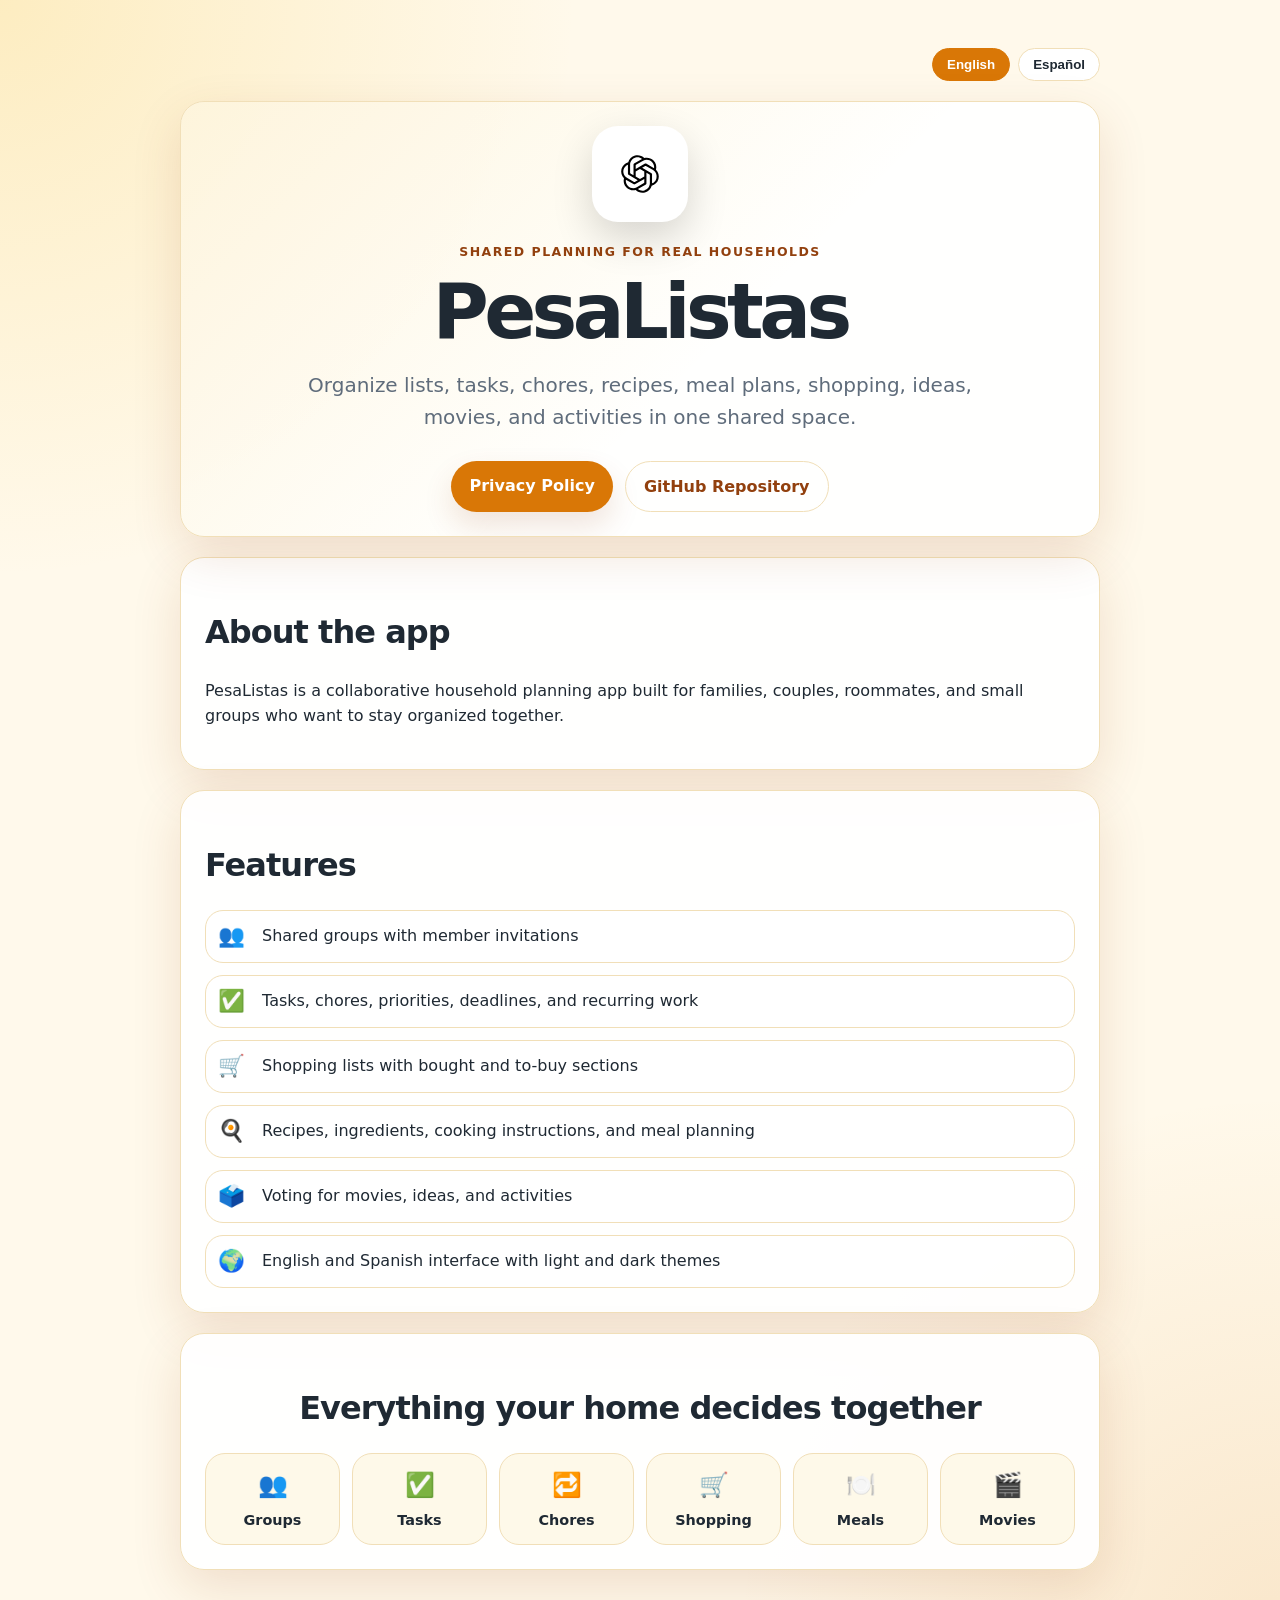
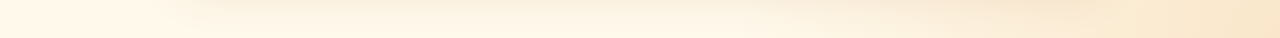
<file: website/index.html>
<!doctype html>
<html lang="en">
<head>
  <meta charset="utf-8" />
  <meta name="viewport" content="width=device-width, initial-scale=1" />
  <title>PesaListas</title>
  <meta
    name="description"
    content="Organize shared household lists, tasks, chores, recipes, meal plans, shopping, ideas, movies, and activities with PesaListas."
  />
  <meta name="theme-color" content="#f7c948" />
  <meta property="og:title" content="PesaListas" />
  <meta
    property="og:description"
    content="A shared household planning app for lists, chores, shopping, recipes, meals, ideas, movies, and activities."
  />
  <meta property="og:type" content="website" />
  <link rel="icon" href="assets/icon/app_icon.svg" />
  <link rel="stylesheet" href="styles.css" />
</head>
<body>
  <main class="page">
    <div class="language-switcher" aria-label="Language selector">
      <button type="button" data-lang-button="en">English</button>
      <button type="button" data-lang-button="es">Español</button>
    </div>

    <section class="hero card">
      <img class="app-icon" src="assets/icon/app_icon.svg" alt="PesaListas app icon" />
      <p class="eyebrow" data-i18n="eyebrow">Shared planning for real households</p>
      <h1>PesaListas</h1>

      <p class="subtitle" data-i18n="subtitle">
        Organize lists, tasks, chores, recipes, meal plans, shopping, ideas, movies, and activities in one shared space.
      </p>

      <div class="actions">
        <a class="button" href="privacy.html" data-i18n="privacyLink">Privacy Policy</a>
        <a class="button secondary" href="https://github.com/jotask/PesaListas" data-i18n="githubLink">GitHub Repository</a>
      </div>
    </section>

    <section class="card">
      <h2 data-i18n="aboutTitle">About the app</h2>
      <p data-i18n="aboutText">
        PesaListas is a collaborative household planning app built for families, couples, roommates, and small groups who want to stay organized together.
      </p>
    </section>

    <section class="card">
      <h2 data-i18n="featuresTitle">Features</h2>
      <ul class="icon-list">
        <li><span aria-hidden="true">👥</span><span data-i18n="featureGroups">Shared groups with member invitations</span></li>
        <li><span aria-hidden="true">✅</span><span data-i18n="featureTasks">Tasks, chores, priorities, deadlines, and recurring work</span></li>
        <li><span aria-hidden="true">🛒</span><span data-i18n="featureShopping">Shopping lists with bought and to-buy sections</span></li>
        <li><span aria-hidden="true">🍳</span><span data-i18n="featureRecipes">Recipes, ingredients, cooking instructions, and meal planning</span></li>
        <li><span aria-hidden="true">🗳️</span><span data-i18n="featureVoting">Voting for movies, ideas, and activities</span></li>
        <li><span aria-hidden="true">🌍</span><span data-i18n="featureLanguage">English and Spanish interface with light and dark themes</span></li>
      </ul>
    </section>

    <section class="card showcase">
      <h2 data-i18n="organizedTitle">Everything your home decides together</h2>
      <div class="mini-grid" aria-label="PesaListas use cases">
        <div><strong>👥</strong><span data-i18n="miniGroups">Groups</span></div>
        <div><strong>✅</strong><span data-i18n="miniTasks">Tasks</span></div>
        <div><strong>🔁</strong><span data-i18n="miniChores">Chores</span></div>
        <div><strong>🛒</strong><span data-i18n="miniShopping">Shopping</span></div>
        <div><strong>🍽️</strong><span data-i18n="miniMeals">Meals</span></div>
        <div><strong>🎬</strong><span data-i18n="miniMovies">Movies</span></div>
      </div>
    </section>
  </main>

  <script>
    const translations = {
      en: {
        pageTitle: "PesaListas",
        metaDescription:
          "Organize shared household lists, tasks, chores, recipes, meal plans, shopping, ideas, movies, and activities with PesaListas.",
        eyebrow: "Shared planning for real households",
        subtitle:
          "Organize lists, tasks, chores, recipes, meal plans, shopping, ideas, movies, and activities in one shared space.",
        privacyLink: "Privacy Policy",
        githubLink: "GitHub Repository",
        aboutTitle: "About the app",
        aboutText:
          "PesaListas is a collaborative household planning app built for families, couples, roommates, and small groups who want to stay organized together.",
        featuresTitle: "Features",
        featureGroups: "Shared groups with member invitations",
        featureTasks: "Tasks, chores, priorities, deadlines, and recurring work",
        featureShopping: "Shopping lists with bought and to-buy sections",
        featureRecipes: "Recipes, ingredients, cooking instructions, and meal planning",
        featureVoting: "Voting for movies, ideas, and activities",
        featureLanguage: "English and Spanish interface with light and dark themes",
        organizedTitle: "Everything your home decides together",
        miniGroups: "Groups",
        miniTasks: "Tasks",
        miniChores: "Chores",
        miniShopping: "Shopping",
        miniMeals: "Meals",
        miniMovies: "Movies"
      },
      es: {
        pageTitle: "PesaListas",
        metaDescription:
          "Organiza listas, tareas, rutinas, recetas, comidas, compra, ideas, películas y actividades compartidas con PesaListas.",
        eyebrow: "Planificación compartida para hogares reales",
        subtitle:
          "Organiza listas, tareas, rutinas, recetas, comidas, compra, ideas, películas y actividades en un único espacio compartido.",
        privacyLink: "Política de privacidad",
        githubLink: "Repositorio de GitHub",
        aboutTitle: "Sobre la aplicación",
        aboutText:
          "PesaListas es una aplicación colaborativa de organización del hogar para familias, parejas, compañeros de piso y grupos pequeños que quieren organizarse juntos.",
        featuresTitle: "Funciones",
        featureGroups: "Grupos compartidos con invitaciones a miembros",
        featureTasks: "Tareas, rutinas, prioridades, fechas límite y trabajos recurrentes",
        featureShopping: "Listas de la compra con secciones de pendiente y comprado",
        featureRecipes: "Recetas, ingredientes, instrucciones de cocina y planificación de comidas",
        featureVoting: "Votaciones para películas, ideas y actividades",
        featureLanguage: "Interfaz en español e inglés con tema claro y oscuro",
        organizedTitle: "Todo lo que tu hogar decide en común",
        miniGroups: "Grupos",
        miniTasks: "Tareas",
        miniChores: "Rutinas",
        miniShopping: "Compra",
        miniMeals: "Comidas",
        miniMovies: "Películas"
      }
    };

    function getInitialLanguage() {
      const params = new URLSearchParams(window.location.search);
      const urlLang = params.get("lang");

      if (urlLang === "en" || urlLang === "es") {
        return urlLang;
      }

      const savedLang = localStorage.getItem("pesalistas-language");

      if (savedLang === "en" || savedLang === "es") {
        return savedLang;
      }

      return navigator.language.startsWith("es") ? "es" : "en";
    }

    function setLanguage(lang) {
      const text = translations[lang];

      document.documentElement.lang = lang;
      document.title = text.pageTitle;

      const metaDescription = document.querySelector('meta[name="description"]');
      if (metaDescription) {
        metaDescription.setAttribute("content", text.metaDescription);
      }

      document.querySelectorAll("[data-i18n]").forEach((element) => {
        const key = element.getAttribute("data-i18n");
        element.textContent = text[key];
      });

      document.querySelectorAll("[data-lang-button]").forEach((button) => {
        const isActive = button.getAttribute("data-lang-button") === lang;
        button.classList.toggle("active", isActive);
        button.setAttribute("aria-pressed", String(isActive));
      });

      localStorage.setItem("pesalistas-language", lang);

      const url = new URL(window.location.href);
      url.searchParams.set("lang", lang);
      window.history.replaceState({}, "", url);
    }

    document.querySelectorAll("[data-lang-button]").forEach((button) => {
      button.addEventListener("click", () => {
        setLanguage(button.getAttribute("data-lang-button"));
      });
    });

    setLanguage(getInitialLanguage());
  </script>
</body>
</html>
</file>
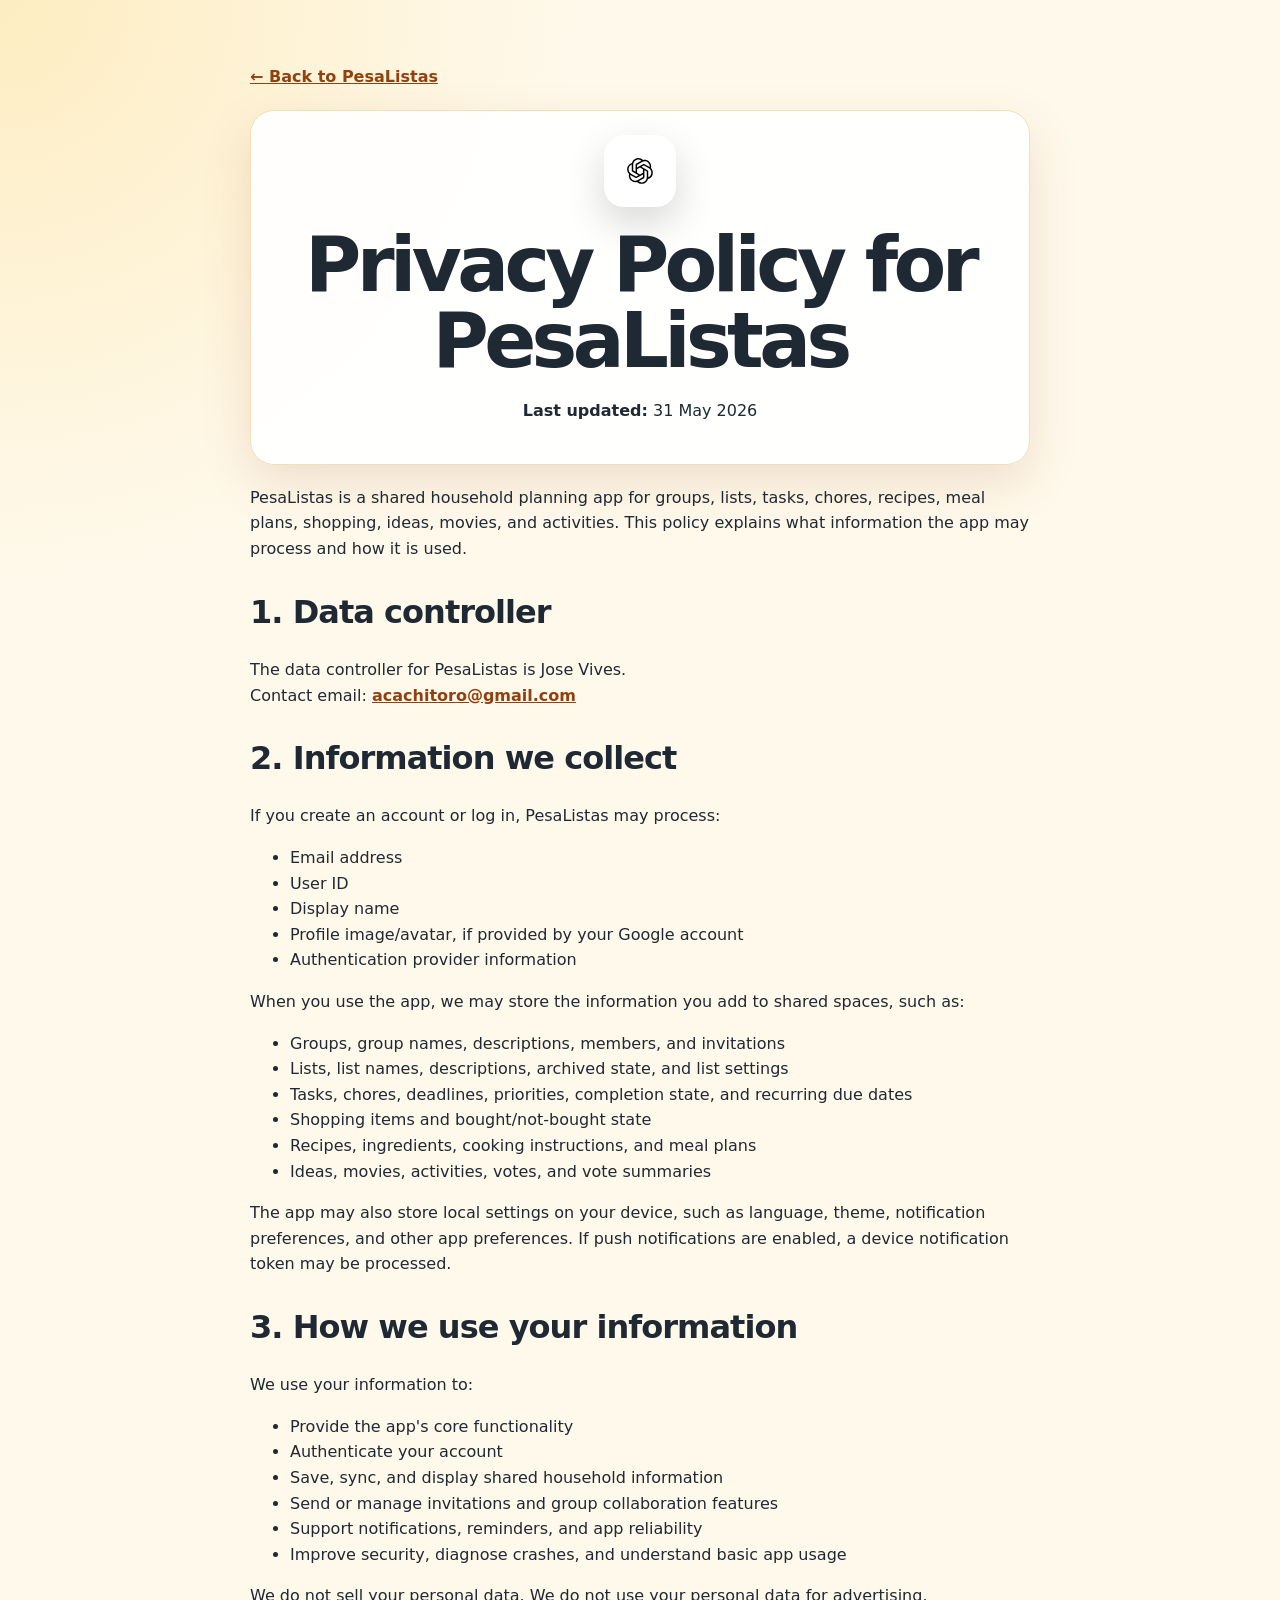
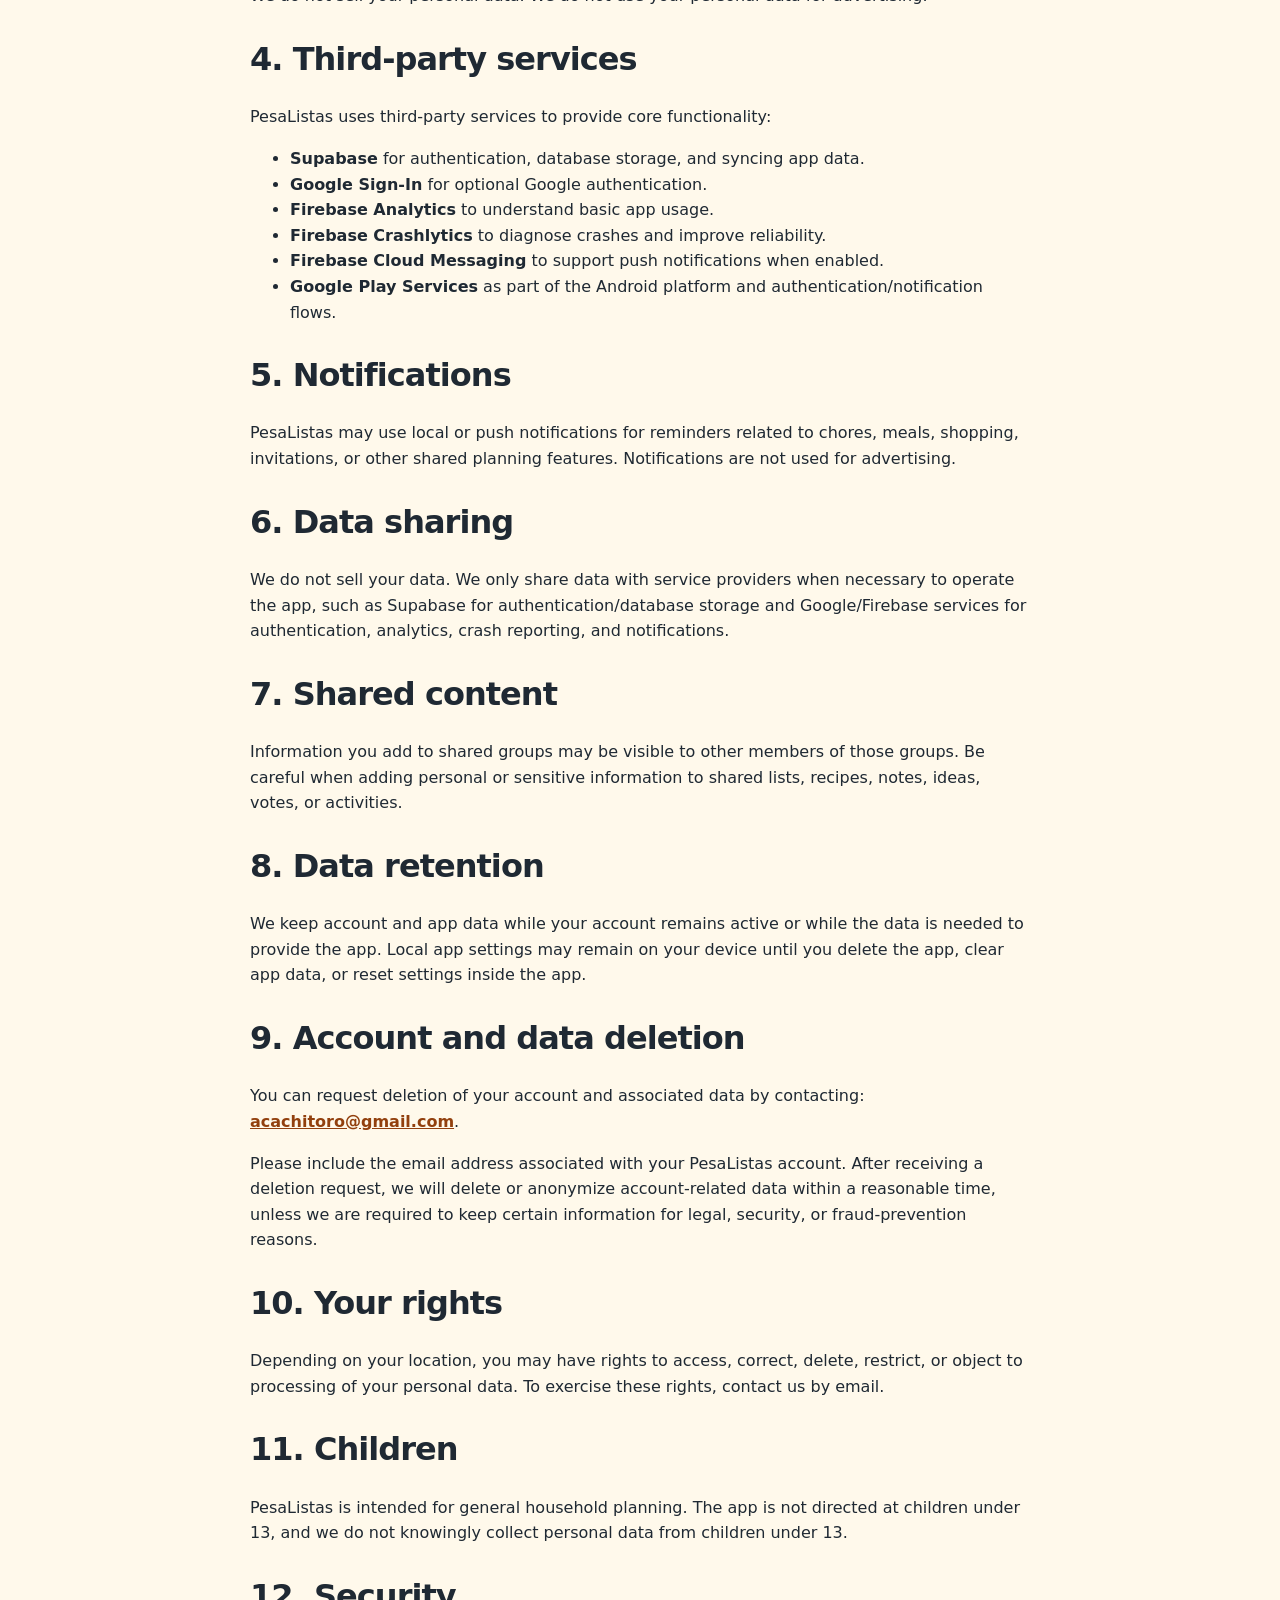
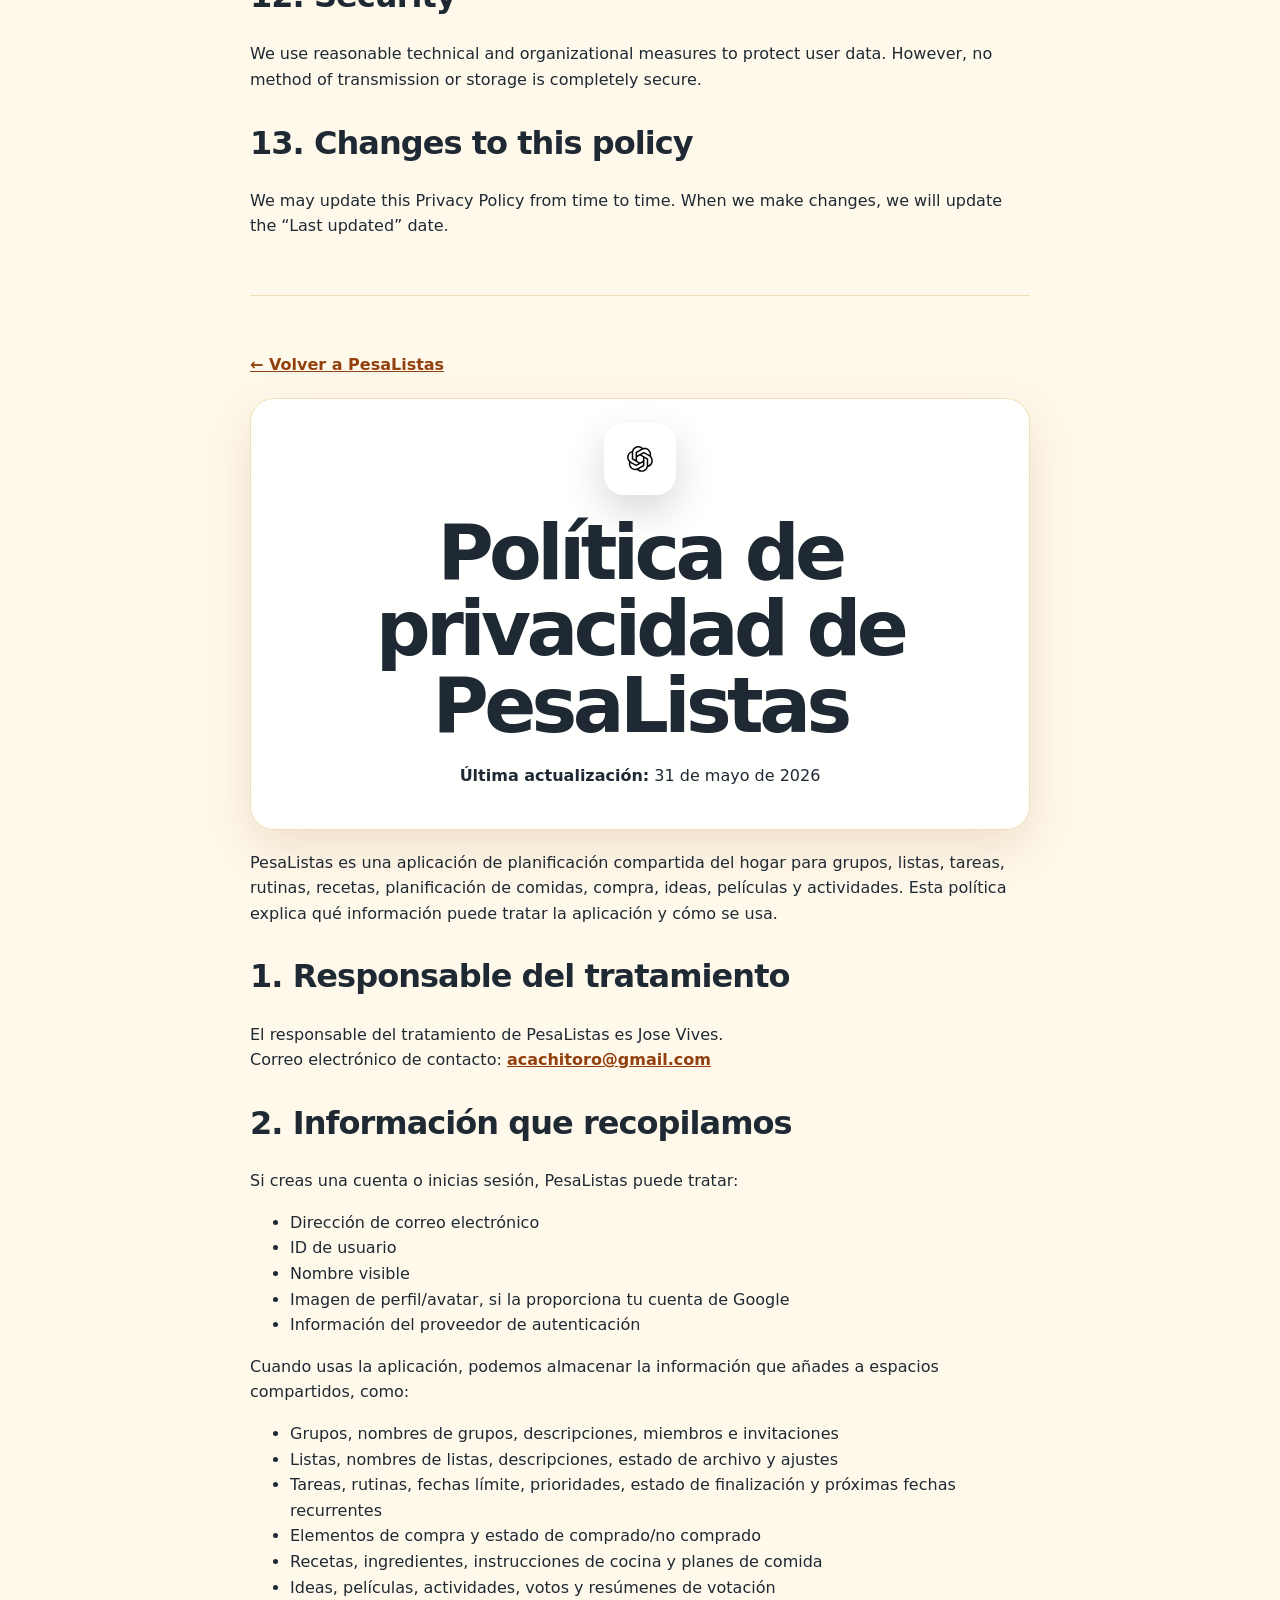
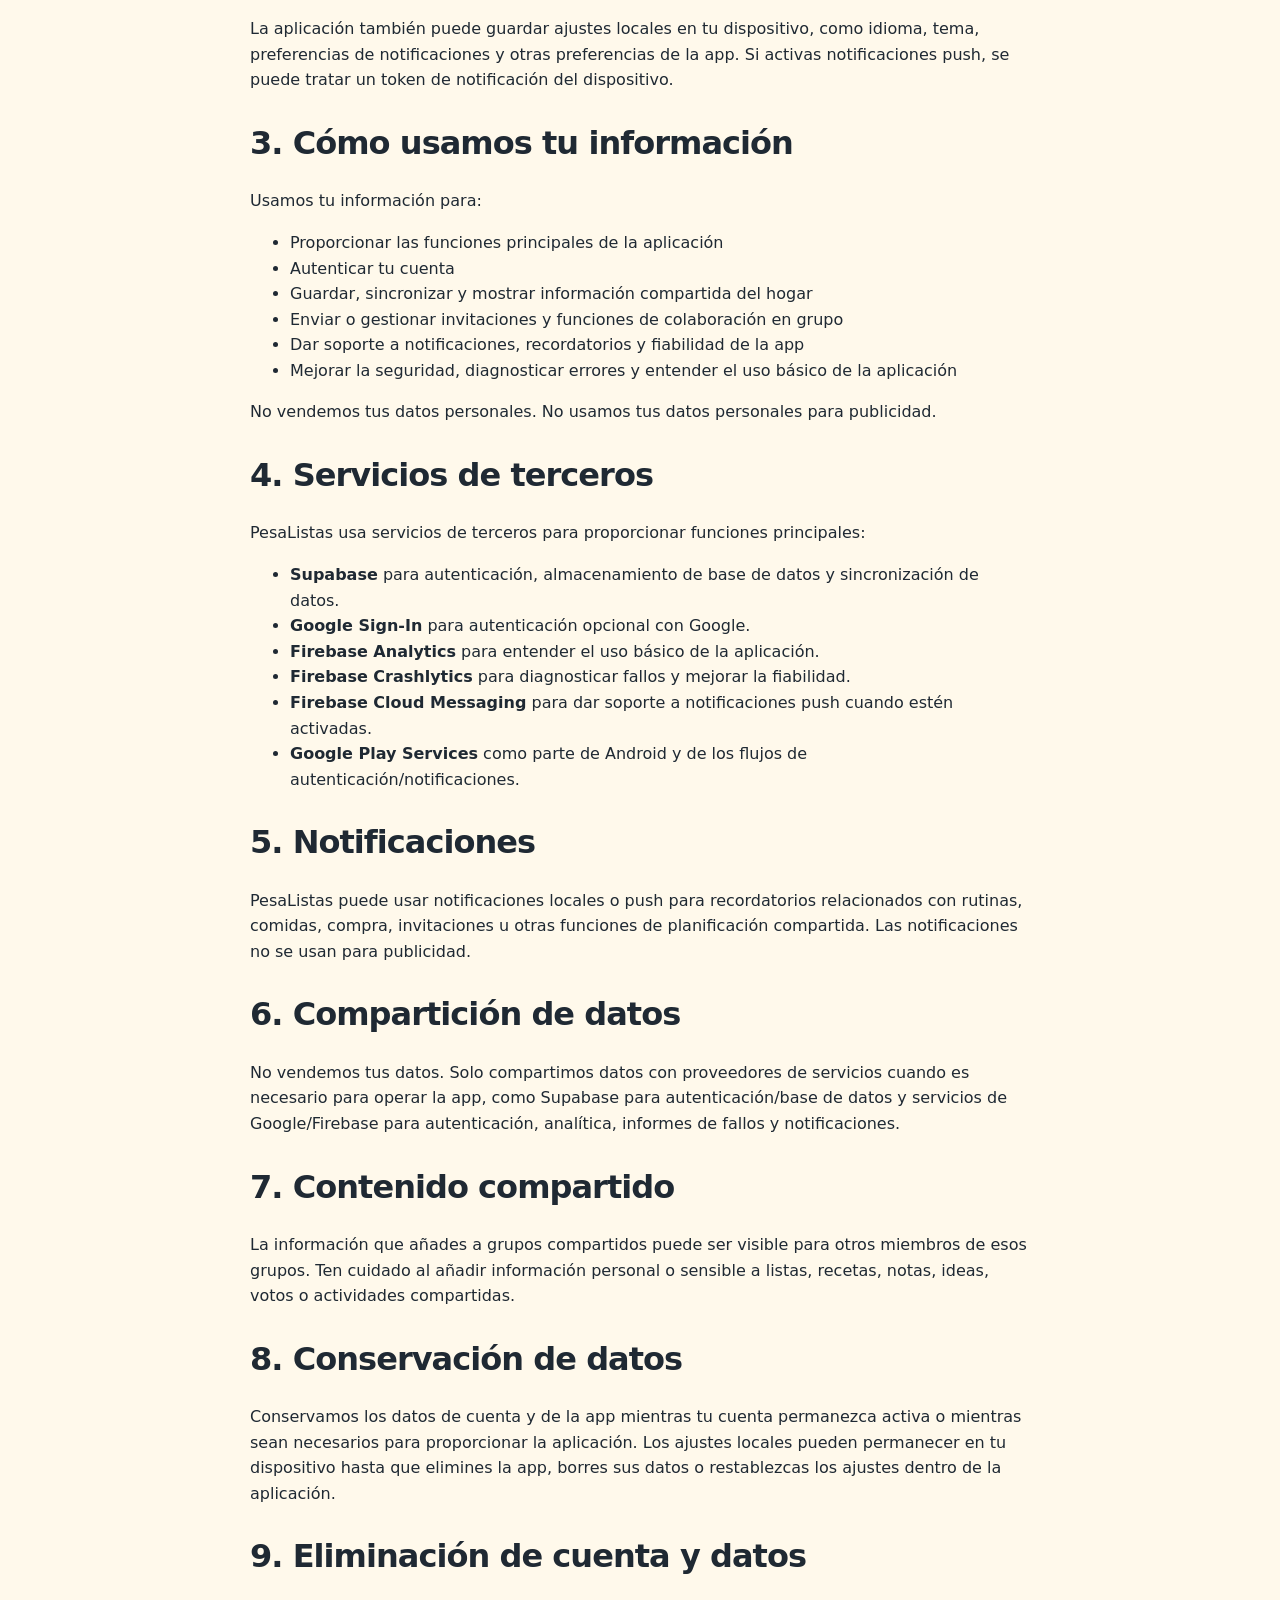
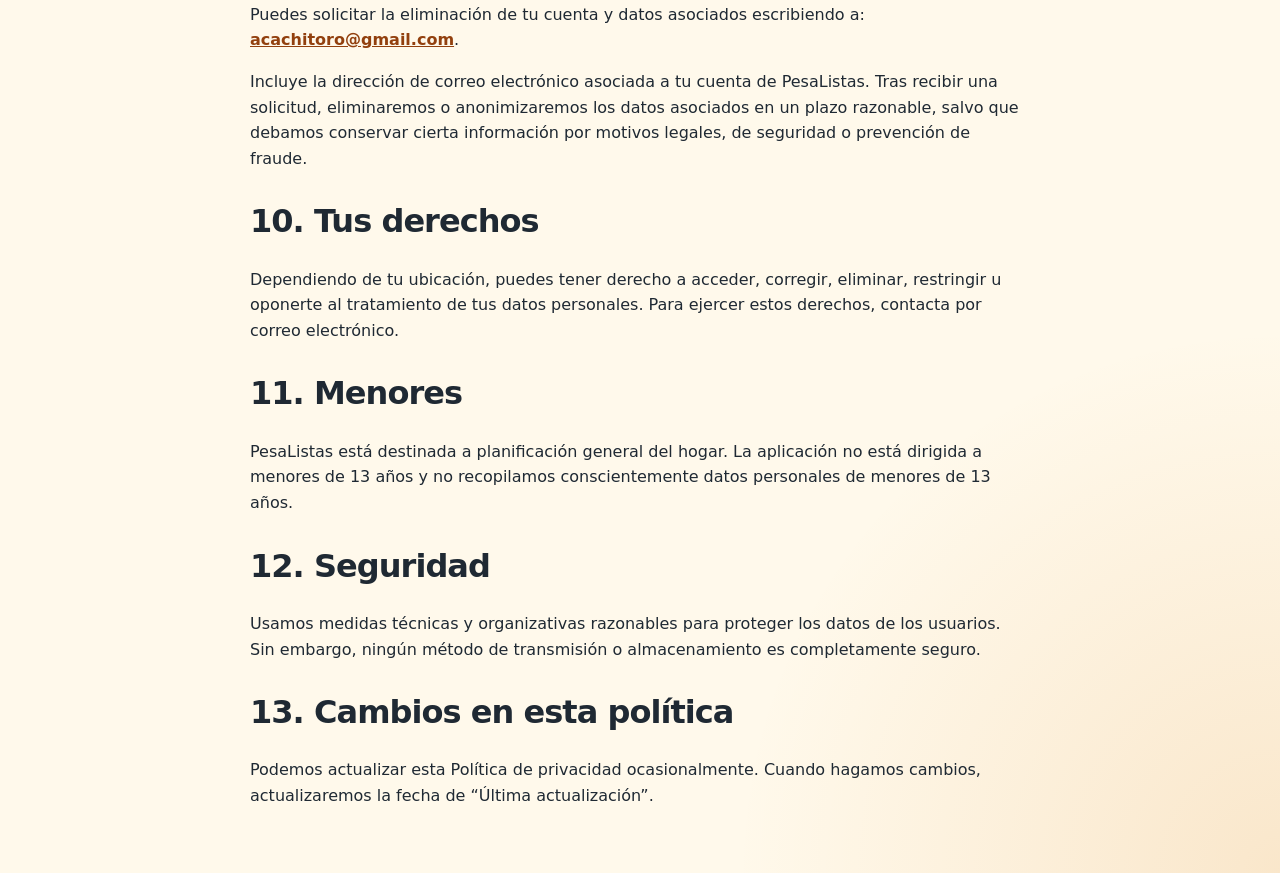
<file: website/privacy.html>
<!doctype html>
<html lang="en">
<head>
  <meta charset="utf-8" />
  <meta name="viewport" content="width=device-width, initial-scale=1" />
  <title>Privacy Policy - PesaListas</title>
  <meta name="description" content="Privacy policy for PesaListas." />
  <link rel="icon" href="assets/icon/app_icon.svg" />
  <link rel="stylesheet" href="styles.css" />
</head>
<body>
  <main class="page narrow">
    <p><a href="index.html">← Back to PesaListas</a></p>

    <section class="card policy-header">
      <img class="app-icon small" src="assets/icon/app_icon.svg" alt="PesaListas app icon" />
      <h1>Privacy Policy for PesaListas</h1>
      <p><strong>Last updated:</strong> 31 May 2026</p>
    </section>

    <p>
      PesaListas is a shared household planning app for groups, lists, tasks, chores, recipes, meal plans,
      shopping, ideas, movies, and activities. This policy explains what information the app may process and how it is used.
    </p>

    <h2>1. Data controller</h2>
    <p>
      The data controller for PesaListas is Jose Vives.<br />
      Contact email: <a href="mailto:acachitoro@gmail.com">acachitoro@gmail.com</a>
    </p>

    <h2>2. Information we collect</h2>
    <p>If you create an account or log in, PesaListas may process:</p>
    <ul>
      <li>Email address</li>
      <li>User ID</li>
      <li>Display name</li>
      <li>Profile image/avatar, if provided by your Google account</li>
      <li>Authentication provider information</li>
    </ul>

    <p>When you use the app, we may store the information you add to shared spaces, such as:</p>
    <ul>
      <li>Groups, group names, descriptions, members, and invitations</li>
      <li>Lists, list names, descriptions, archived state, and list settings</li>
      <li>Tasks, chores, deadlines, priorities, completion state, and recurring due dates</li>
      <li>Shopping items and bought/not-bought state</li>
      <li>Recipes, ingredients, cooking instructions, and meal plans</li>
      <li>Ideas, movies, activities, votes, and vote summaries</li>
    </ul>

    <p>
      The app may also store local settings on your device, such as language, theme, notification preferences,
      and other app preferences. If push notifications are enabled, a device notification token may be processed.
    </p>

    <h2>3. How we use your information</h2>
    <p>We use your information to:</p>
    <ul>
      <li>Provide the app's core functionality</li>
      <li>Authenticate your account</li>
      <li>Save, sync, and display shared household information</li>
      <li>Send or manage invitations and group collaboration features</li>
      <li>Support notifications, reminders, and app reliability</li>
      <li>Improve security, diagnose crashes, and understand basic app usage</li>
    </ul>

    <p>We do not sell your personal data. We do not use your personal data for advertising.</p>

    <h2>4. Third-party services</h2>
    <p>PesaListas uses third-party services to provide core functionality:</p>
    <ul>
      <li><strong>Supabase</strong> for authentication, database storage, and syncing app data.</li>
      <li><strong>Google Sign-In</strong> for optional Google authentication.</li>
      <li><strong>Firebase Analytics</strong> to understand basic app usage.</li>
      <li><strong>Firebase Crashlytics</strong> to diagnose crashes and improve reliability.</li>
      <li><strong>Firebase Cloud Messaging</strong> to support push notifications when enabled.</li>
      <li><strong>Google Play Services</strong> as part of the Android platform and authentication/notification flows.</li>
    </ul>

    <h2>5. Notifications</h2>
    <p>
      PesaListas may use local or push notifications for reminders related to chores, meals, shopping, invitations,
      or other shared planning features. Notifications are not used for advertising.
    </p>

    <h2>6. Data sharing</h2>
    <p>
      We do not sell your data. We only share data with service providers when necessary to operate the app,
      such as Supabase for authentication/database storage and Google/Firebase services for authentication,
      analytics, crash reporting, and notifications.
    </p>

    <h2>7. Shared content</h2>
    <p>
      Information you add to shared groups may be visible to other members of those groups. Be careful when adding
      personal or sensitive information to shared lists, recipes, notes, ideas, votes, or activities.
    </p>

    <h2>8. Data retention</h2>
    <p>
      We keep account and app data while your account remains active or while the data is needed to provide the app.
      Local app settings may remain on your device until you delete the app, clear app data, or reset settings inside the app.
    </p>

    <h2>9. Account and data deletion</h2>
    <p>
      You can request deletion of your account and associated data by contacting:
      <a href="mailto:acachitoro@gmail.com">acachitoro@gmail.com</a>.
    </p>
    <p>
      Please include the email address associated with your PesaListas account. After receiving a deletion request,
      we will delete or anonymize account-related data within a reasonable time, unless we are required to keep
      certain information for legal, security, or fraud-prevention reasons.
    </p>

    <h2>10. Your rights</h2>
    <p>
      Depending on your location, you may have rights to access, correct, delete, restrict, or object to processing
      of your personal data. To exercise these rights, contact us by email.
    </p>

    <h2>11. Children</h2>
    <p>
      PesaListas is intended for general household planning. The app is not directed at children under 13, and we do
      not knowingly collect personal data from children under 13.
    </p>

    <h2>12. Security</h2>
    <p>
      We use reasonable technical and organizational measures to protect user data. However, no method of transmission
      or storage is completely secure.
    </p>

    <h2>13. Changes to this policy</h2>
    <p>
      We may update this Privacy Policy from time to time. When we make changes, we will update the “Last updated” date.
    </p>

    <hr />

    <p><a href="index.html?lang=es">← Volver a PesaListas</a></p>

    <section class="card policy-header">
      <img class="app-icon small" src="assets/icon/app_icon.svg" alt="Icono de PesaListas" />
      <h1>Política de privacidad de PesaListas</h1>
      <p><strong>Última actualización:</strong> 31 de mayo de 2026</p>
    </section>

    <p>
      PesaListas es una aplicación de planificación compartida del hogar para grupos, listas, tareas, rutinas,
      recetas, planificación de comidas, compra, ideas, películas y actividades. Esta política explica qué información
      puede tratar la aplicación y cómo se usa.
    </p>

    <h2>1. Responsable del tratamiento</h2>
    <p>
      El responsable del tratamiento de PesaListas es Jose Vives.<br />
      Correo electrónico de contacto: <a href="mailto:acachitoro@gmail.com">acachitoro@gmail.com</a>
    </p>

    <h2>2. Información que recopilamos</h2>
    <p>Si creas una cuenta o inicias sesión, PesaListas puede tratar:</p>
    <ul>
      <li>Dirección de correo electrónico</li>
      <li>ID de usuario</li>
      <li>Nombre visible</li>
      <li>Imagen de perfil/avatar, si la proporciona tu cuenta de Google</li>
      <li>Información del proveedor de autenticación</li>
    </ul>

    <p>Cuando usas la aplicación, podemos almacenar la información que añades a espacios compartidos, como:</p>
    <ul>
      <li>Grupos, nombres de grupos, descripciones, miembros e invitaciones</li>
      <li>Listas, nombres de listas, descripciones, estado de archivo y ajustes</li>
      <li>Tareas, rutinas, fechas límite, prioridades, estado de finalización y próximas fechas recurrentes</li>
      <li>Elementos de compra y estado de comprado/no comprado</li>
      <li>Recetas, ingredientes, instrucciones de cocina y planes de comida</li>
      <li>Ideas, películas, actividades, votos y resúmenes de votación</li>
    </ul>

    <p>
      La aplicación también puede guardar ajustes locales en tu dispositivo, como idioma, tema, preferencias de
      notificaciones y otras preferencias de la app. Si activas notificaciones push, se puede tratar un token de
      notificación del dispositivo.
    </p>

    <h2>3. Cómo usamos tu información</h2>
    <p>Usamos tu información para:</p>
    <ul>
      <li>Proporcionar las funciones principales de la aplicación</li>
      <li>Autenticar tu cuenta</li>
      <li>Guardar, sincronizar y mostrar información compartida del hogar</li>
      <li>Enviar o gestionar invitaciones y funciones de colaboración en grupo</li>
      <li>Dar soporte a notificaciones, recordatorios y fiabilidad de la app</li>
      <li>Mejorar la seguridad, diagnosticar errores y entender el uso básico de la aplicación</li>
    </ul>

    <p>No vendemos tus datos personales. No usamos tus datos personales para publicidad.</p>

    <h2>4. Servicios de terceros</h2>
    <p>PesaListas usa servicios de terceros para proporcionar funciones principales:</p>
    <ul>
      <li><strong>Supabase</strong> para autenticación, almacenamiento de base de datos y sincronización de datos.</li>
      <li><strong>Google Sign-In</strong> para autenticación opcional con Google.</li>
      <li><strong>Firebase Analytics</strong> para entender el uso básico de la aplicación.</li>
      <li><strong>Firebase Crashlytics</strong> para diagnosticar fallos y mejorar la fiabilidad.</li>
      <li><strong>Firebase Cloud Messaging</strong> para dar soporte a notificaciones push cuando estén activadas.</li>
      <li><strong>Google Play Services</strong> como parte de Android y de los flujos de autenticación/notificaciones.</li>
    </ul>

    <h2>5. Notificaciones</h2>
    <p>
      PesaListas puede usar notificaciones locales o push para recordatorios relacionados con rutinas, comidas,
      compra, invitaciones u otras funciones de planificación compartida. Las notificaciones no se usan para publicidad.
    </p>

    <h2>6. Compartición de datos</h2>
    <p>
      No vendemos tus datos. Solo compartimos datos con proveedores de servicios cuando es necesario para operar la app,
      como Supabase para autenticación/base de datos y servicios de Google/Firebase para autenticación, analítica,
      informes de fallos y notificaciones.
    </p>

    <h2>7. Contenido compartido</h2>
    <p>
      La información que añades a grupos compartidos puede ser visible para otros miembros de esos grupos. Ten cuidado
      al añadir información personal o sensible a listas, recetas, notas, ideas, votos o actividades compartidas.
    </p>

    <h2>8. Conservación de datos</h2>
    <p>
      Conservamos los datos de cuenta y de la app mientras tu cuenta permanezca activa o mientras sean necesarios para
      proporcionar la aplicación. Los ajustes locales pueden permanecer en tu dispositivo hasta que elimines la app,
      borres sus datos o restablezcas los ajustes dentro de la aplicación.
    </p>

    <h2>9. Eliminación de cuenta y datos</h2>
    <p>
      Puedes solicitar la eliminación de tu cuenta y datos asociados escribiendo a:
      <a href="mailto:acachitoro@gmail.com">acachitoro@gmail.com</a>.
    </p>
    <p>
      Incluye la dirección de correo electrónico asociada a tu cuenta de PesaListas. Tras recibir una solicitud,
      eliminaremos o anonimizaremos los datos asociados en un plazo razonable, salvo que debamos conservar cierta
      información por motivos legales, de seguridad o prevención de fraude.
    </p>

    <h2>10. Tus derechos</h2>
    <p>
      Dependiendo de tu ubicación, puedes tener derecho a acceder, corregir, eliminar, restringir u oponerte al
      tratamiento de tus datos personales. Para ejercer estos derechos, contacta por correo electrónico.
    </p>

    <h2>11. Menores</h2>
    <p>
      PesaListas está destinada a planificación general del hogar. La aplicación no está dirigida a menores de 13 años
      y no recopilamos conscientemente datos personales de menores de 13 años.
    </p>

    <h2>12. Seguridad</h2>
    <p>
      Usamos medidas técnicas y organizativas razonables para proteger los datos de los usuarios. Sin embargo, ningún
      método de transmisión o almacenamiento es completamente seguro.
    </p>

    <h2>13. Cambios en esta política</h2>
    <p>
      Podemos actualizar esta Política de privacidad ocasionalmente. Cuando hagamos cambios, actualizaremos la fecha
      de “Última actualización”.
    </p>
  </main>
</body>
</html>
</file>
<file: website/styles.css>
:root {
  color-scheme: light dark;
  --bg: #fff9eb;
  --card: #ffffff;
  --text: #1f2933;
  --muted: #5f6c7b;
  --primary: #d97706;
  --primary-strong: #92400e;
  --accent: #f7c948;
  --border: #f1dfb8;
  --shadow: rgba(146, 64, 14, 0.14);
}

@media (prefers-color-scheme: dark) {
  :root {
    --bg: #11100b;
    --card: #1c1912;
    --text: #fff7ed;
    --muted: #d6c6aa;
    --primary: #fbbf24;
    --primary-strong: #fde68a;
    --accent: #f59e0b;
    --border: #3f3322;
    --shadow: rgba(0, 0, 0, 0.35);
  }
}

* {
  box-sizing: border-box;
}

body {
  margin: 0;
  min-height: 100vh;
  font-family: system-ui, -apple-system, BlinkMacSystemFont, "Segoe UI", sans-serif;
  background:
    radial-gradient(circle at top left, rgba(247, 201, 72, 0.26), transparent 36rem),
    radial-gradient(circle at bottom right, rgba(217, 119, 6, 0.14), transparent 34rem),
    var(--bg);
  color: var(--text);
  line-height: 1.6;
}

.page {
  width: min(100%, 960px);
  margin: 0 auto;
  padding: 48px 20px;
}

.narrow {
  width: min(100%, 820px);
}

.hero {
  text-align: center;
  padding: 64px 24px;
  position: relative;
  overflow: hidden;
}

.hero::before {
  content: "";
  position: absolute;
  inset: 0;
  background: linear-gradient(135deg, rgba(247, 201, 72, 0.18), transparent 58%);
  pointer-events: none;
}

.hero > * {
  position: relative;
}

h1 {
  font-size: clamp(2.4rem, 7vw, 4.8rem);
  line-height: 1;
  margin: 12px 0 18px;
  letter-spacing: -0.06em;
}

h2 {
  margin-top: 32px;
  font-size: clamp(1.4rem, 3vw, 2rem);
  line-height: 1.15;
  letter-spacing: -0.03em;
}

.subtitle {
  max-width: 700px;
  margin: 0 auto;
  color: var(--muted);
  font-size: clamp(1.05rem, 2vw, 1.25rem);
}

.eyebrow {
  margin: 0 0 10px;
  color: var(--primary-strong);
  font-weight: 800;
  text-transform: uppercase;
  letter-spacing: 0.12em;
  font-size: 0.78rem;
}

.actions {
  margin-top: 28px;
  display: flex;
  gap: 12px;
  justify-content: center;
  flex-wrap: wrap;
}

.button {
  display: inline-block;
  padding: 12px 18px;
  border-radius: 999px;
  background: var(--primary);
  color: #fff;
  text-decoration: none;
  font-weight: 800;
  box-shadow: 0 14px 30px var(--shadow);
}

.button.secondary {
  background: transparent;
  color: var(--primary-strong);
  border: 1px solid var(--border);
  box-shadow: none;
}

.card {
  background: color-mix(in srgb, var(--card) 94%, transparent);
  border: 1px solid var(--border);
  border-radius: 24px;
  padding: 24px;
  margin: 20px 0;
  box-shadow: 0 18px 50px var(--shadow);
}

a {
  color: var(--primary-strong);
  font-weight: 700;
}

hr {
  border: 0;
  border-top: 1px solid var(--border);
  margin: 56px 0;
}

.language-switcher {
  display: flex;
  justify-content: flex-end;
  gap: 8px;
  margin-bottom: 16px;
}

.language-switcher button {
  border: 1px solid var(--border);
  background: var(--card);
  color: var(--text);
  border-radius: 999px;
  padding: 8px 14px;
  font-weight: 800;
  cursor: pointer;
}

.language-switcher button.active {
  background: var(--primary);
  color: white;
  border-color: var(--primary);
}

.app-icon {
  width: clamp(64px, 14vw, 96px);
  height: auto;
  aspect-ratio: 1 / 1;
  padding: 10px;
  border-radius: clamp(16px, 4vw, 26px);
  display: block;
  margin: 0 auto clamp(14px, 3vw, 20px);
  background: #fff;
  box-shadow: 0 clamp(8px, 2vw, 16px) clamp(18px, 4vw, 40px) rgba(0, 0, 0, 0.16);
}

.app-icon.small {
  width: 72px;
  border-radius: 20px;
}

.icon-list {
  list-style: none;
  padding: 0;
  margin: 0;
  display: grid;
  gap: 12px;
}

.icon-list li {
  display: grid;
  grid-template-columns: 2rem 1fr;
  align-items: start;
  gap: 12px;
  padding: 12px;
  border: 1px solid var(--border);
  border-radius: 18px;
  background: color-mix(in srgb, var(--card) 78%, transparent);
}

.icon-list li span:first-child {
  font-size: 1.35rem;
  line-height: 1.25;
}

.showcase {
  text-align: center;
}

.mini-grid {
  display: grid;
  grid-template-columns: repeat(6, 1fr);
  gap: 12px;
  margin-top: 20px;
}

.mini-grid div {
  min-height: 88px;
  border: 1px solid var(--border);
  border-radius: 20px;
  display: grid;
  place-items: center;
  gap: 4px;
  padding: 12px;
  background: color-mix(in srgb, var(--accent) 12%, var(--card));
}

.mini-grid strong {
  font-size: 1.5rem;
}

.mini-grid span {
  font-size: 0.9rem;
  font-weight: 800;
}

.policy-header {
  text-align: center;
}

@media (max-width: 760px) {
  .page {
    padding-top: 28px;
  }

  .language-switcher {
    justify-content: center;
  }

  .hero {
    padding: 48px 18px;
  }

  .mini-grid {
    grid-template-columns: repeat(2, 1fr);
  }
}
</file>
